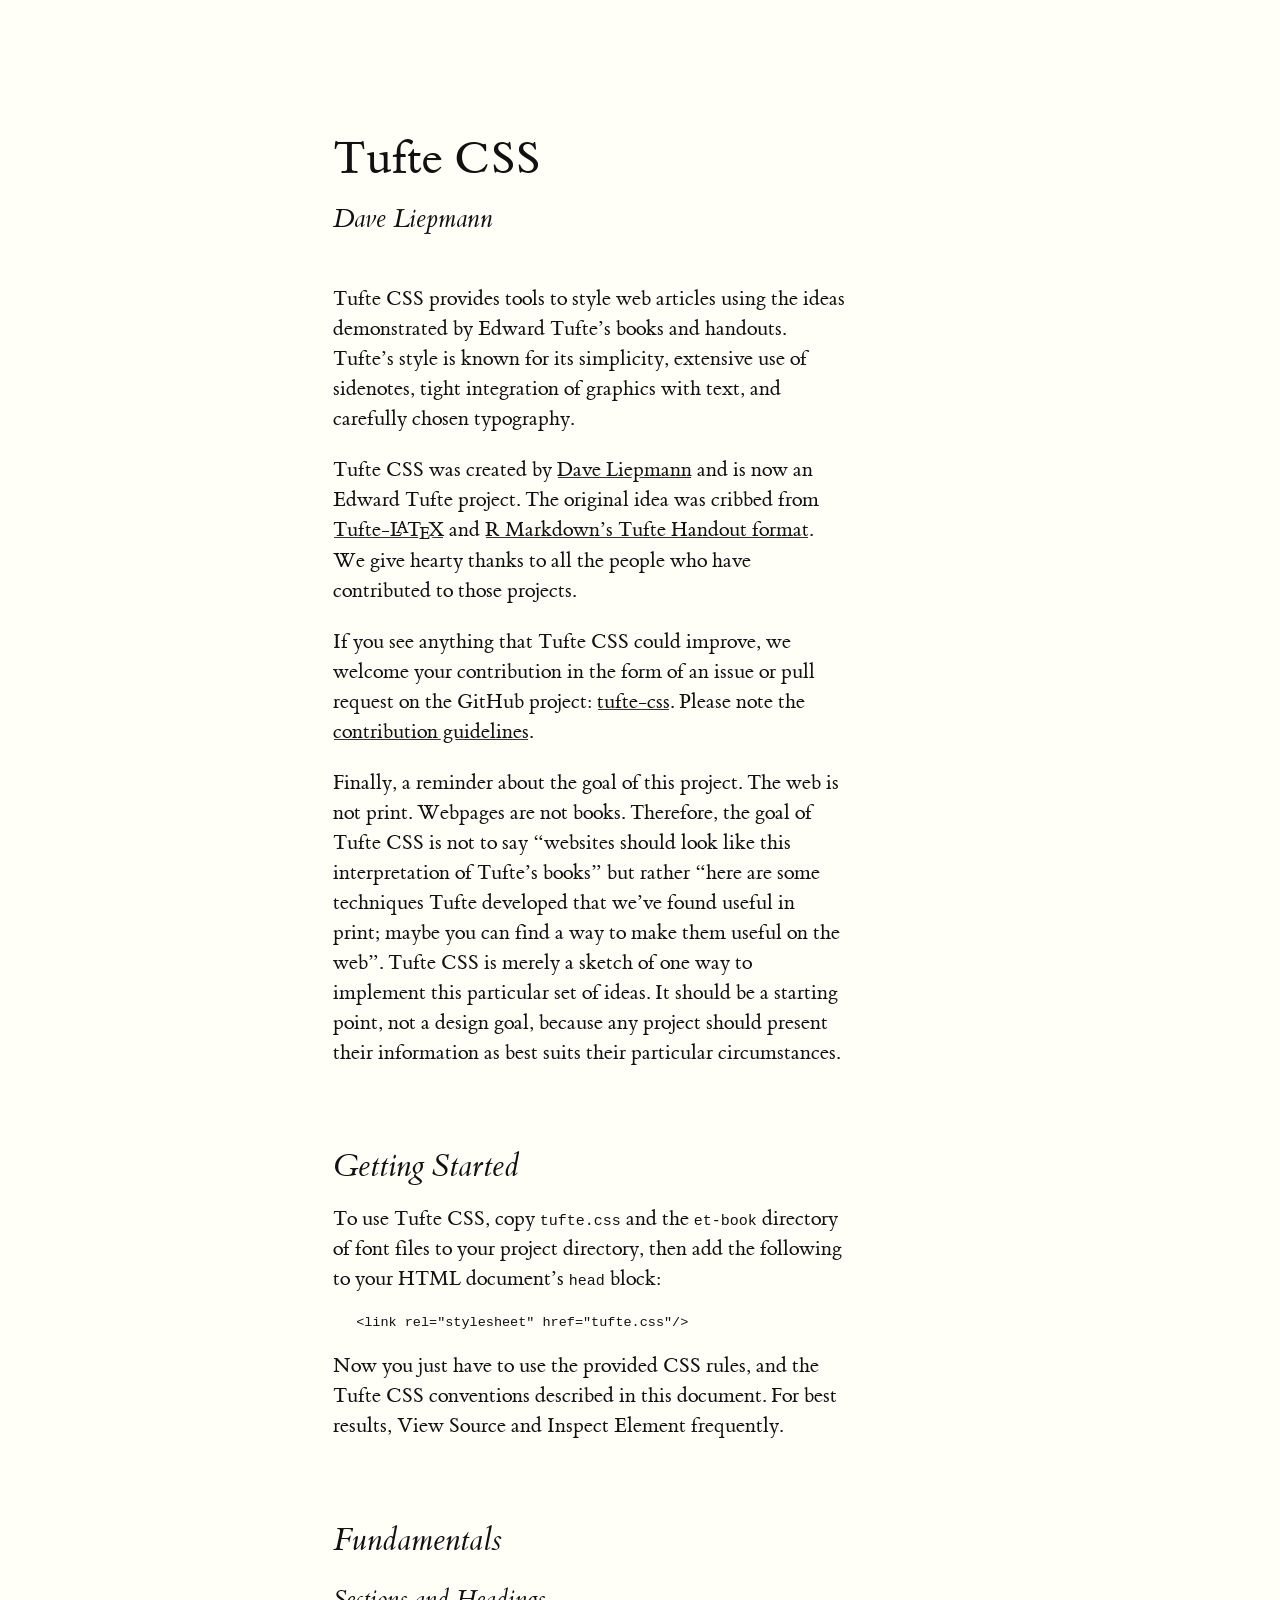
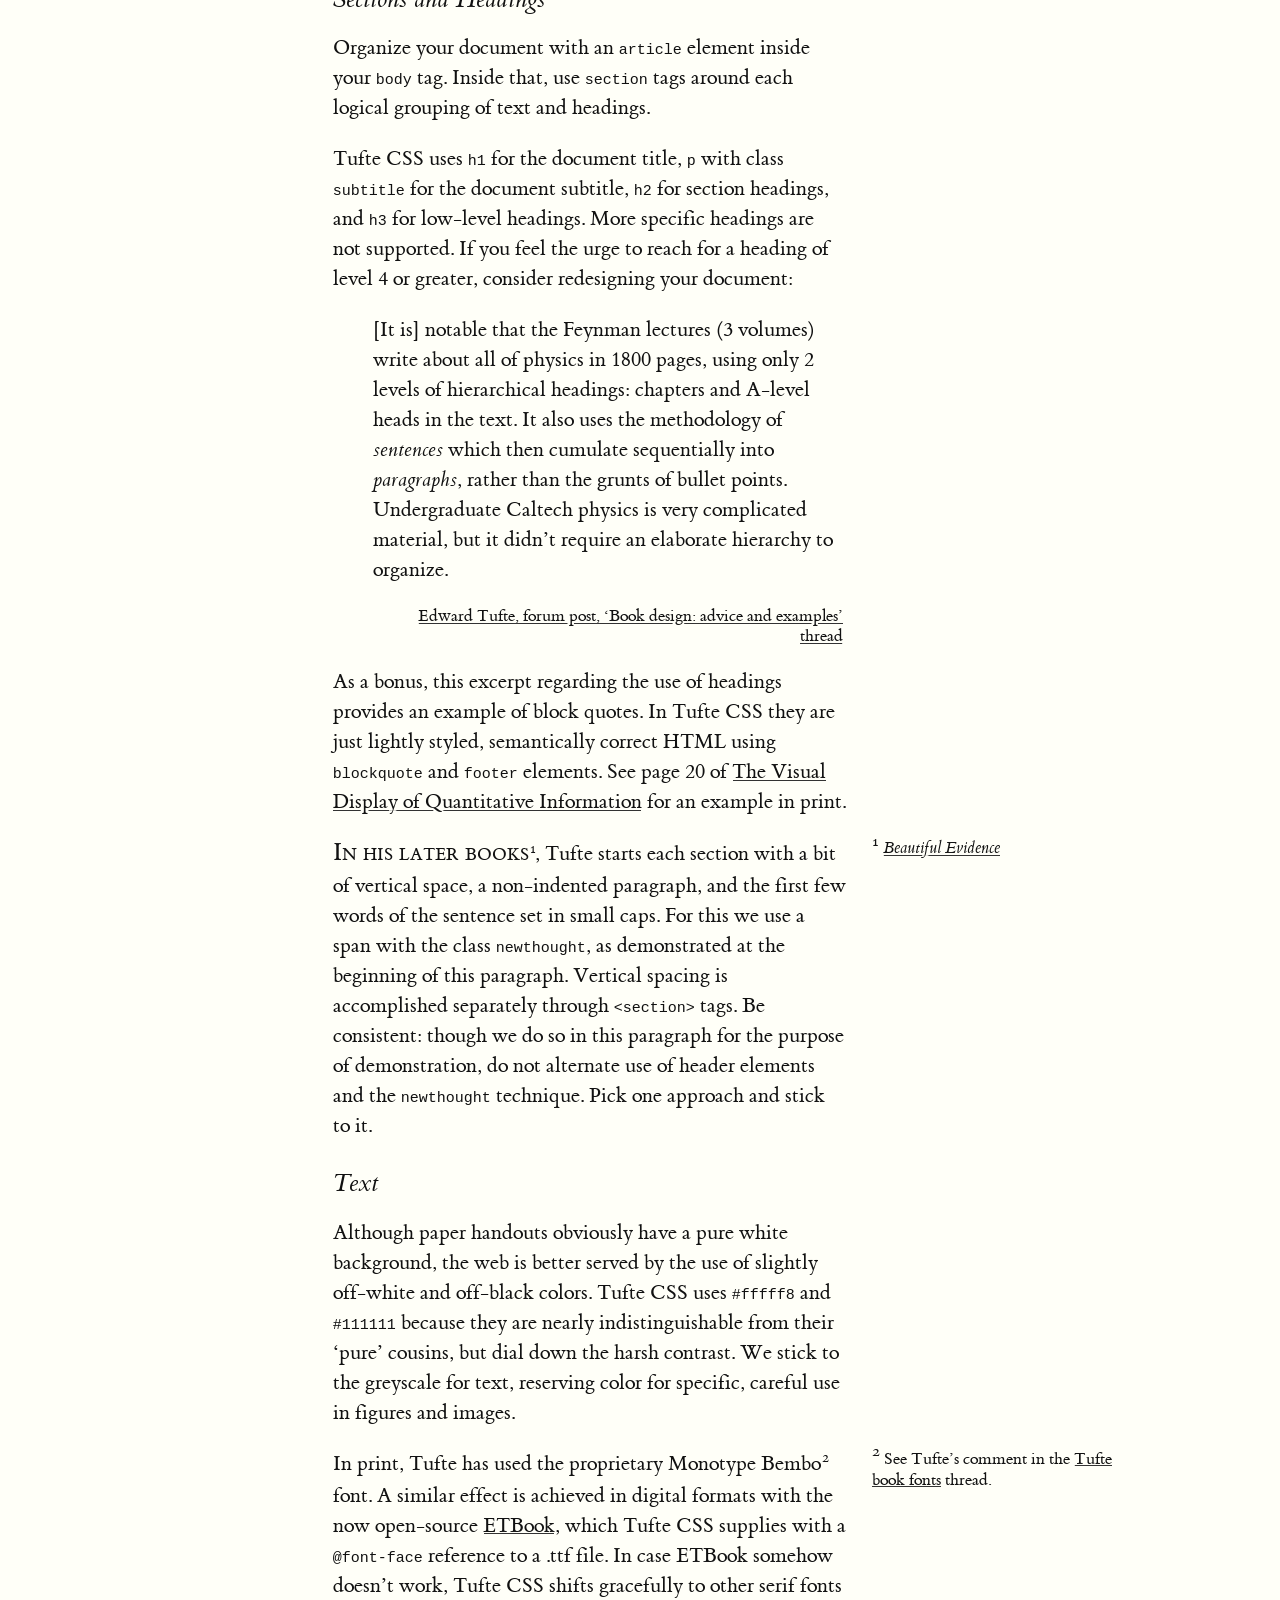
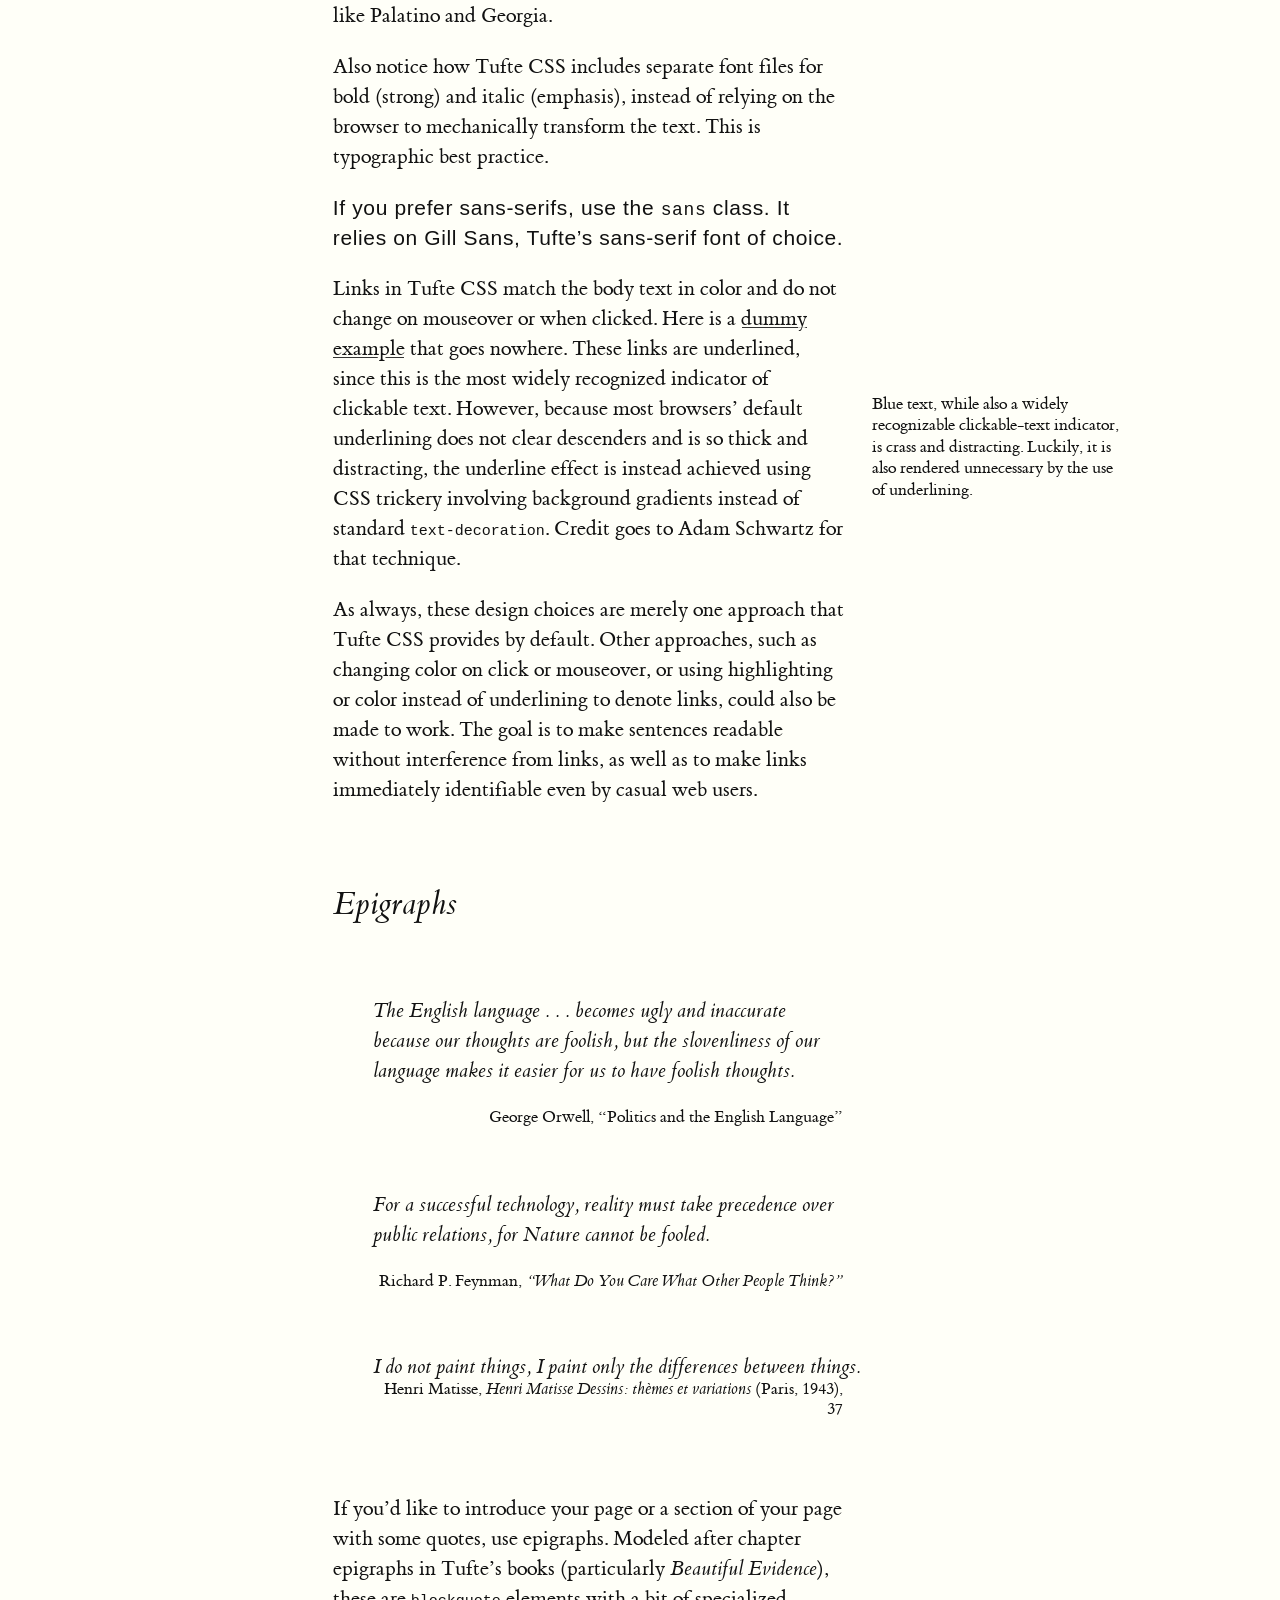
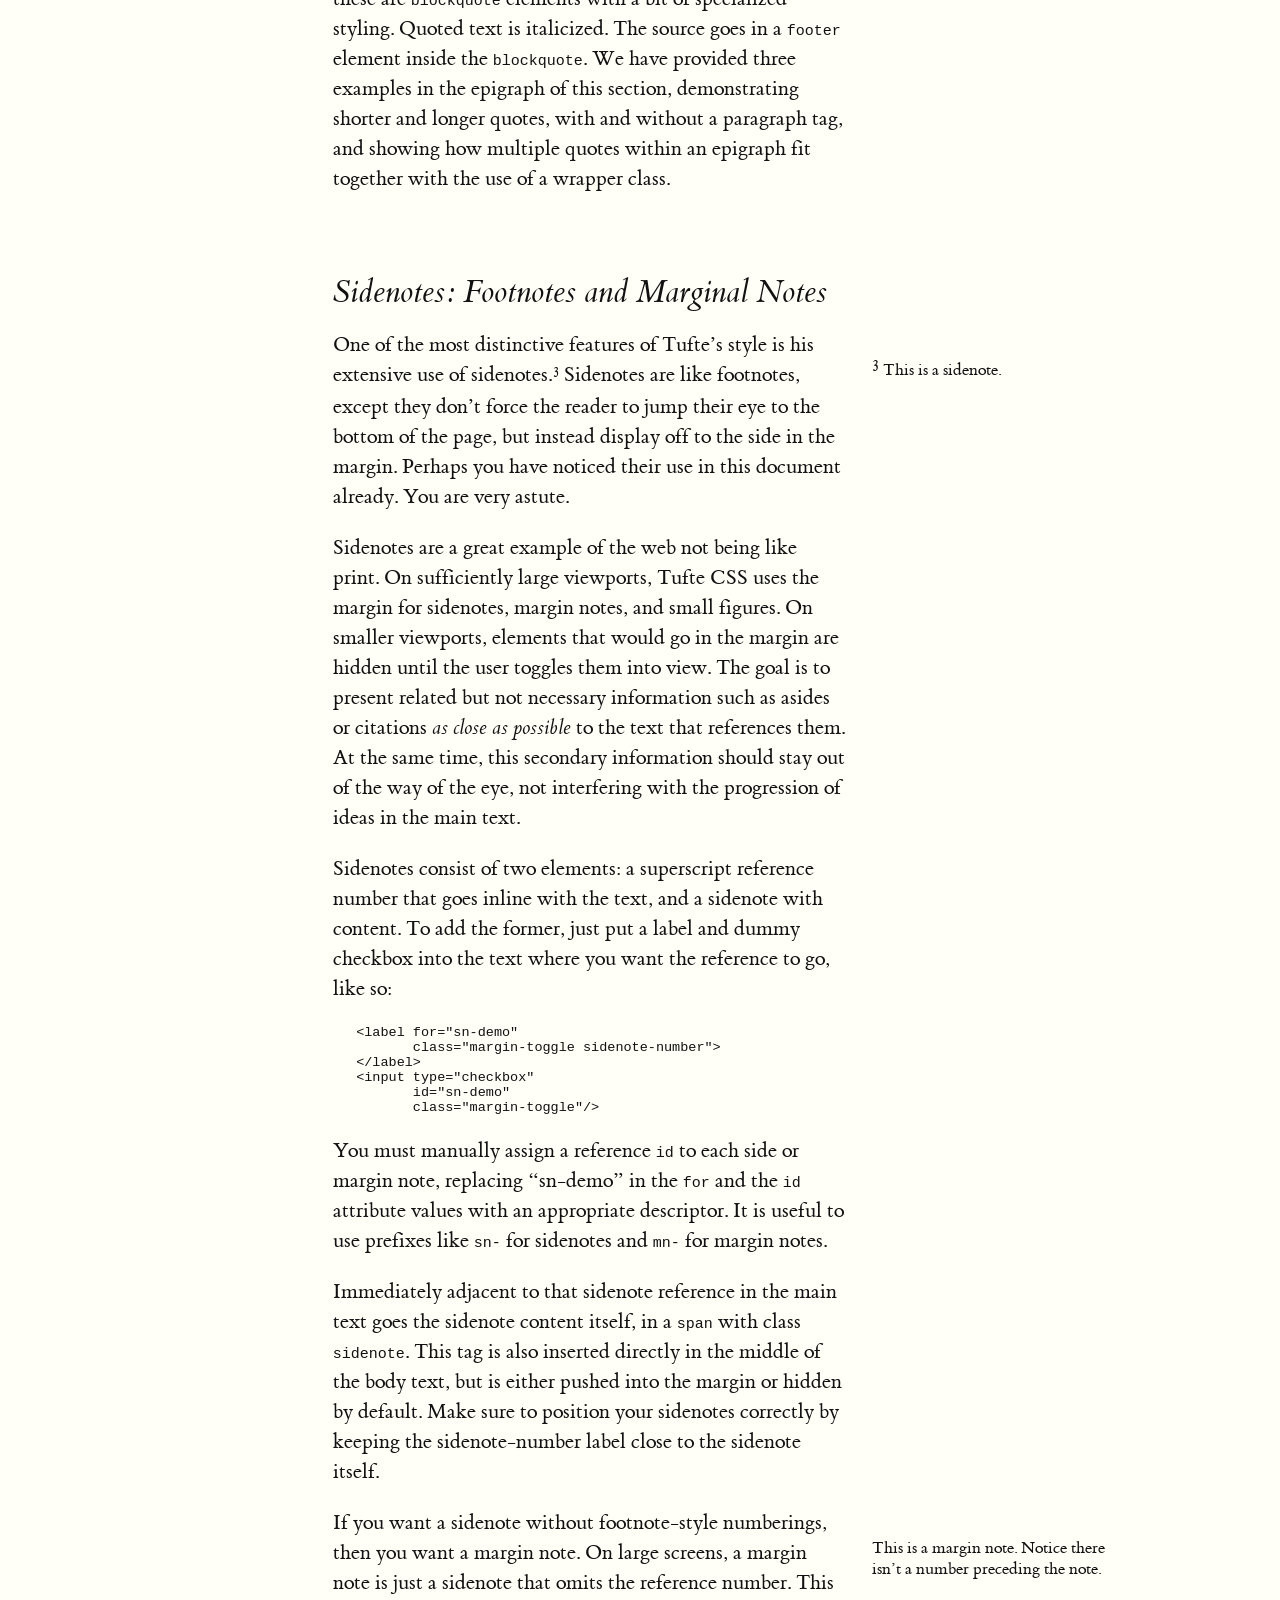
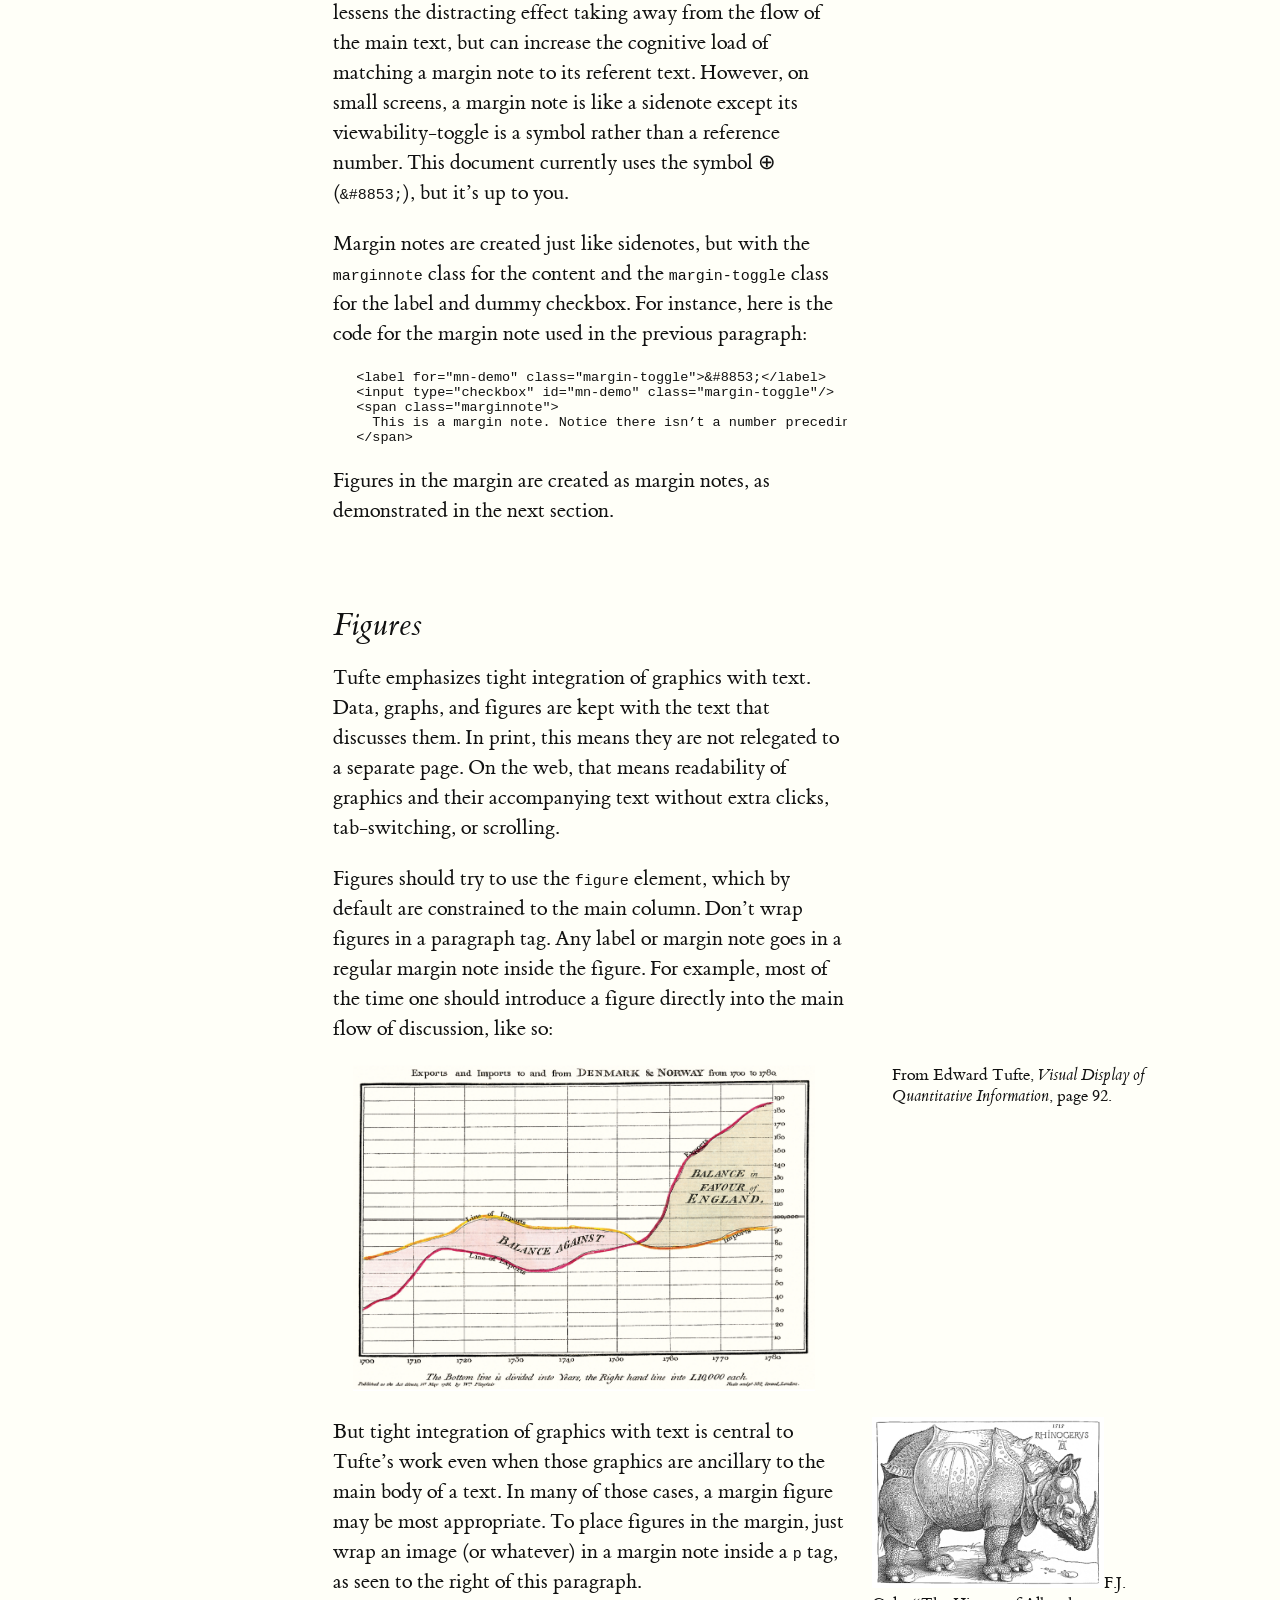
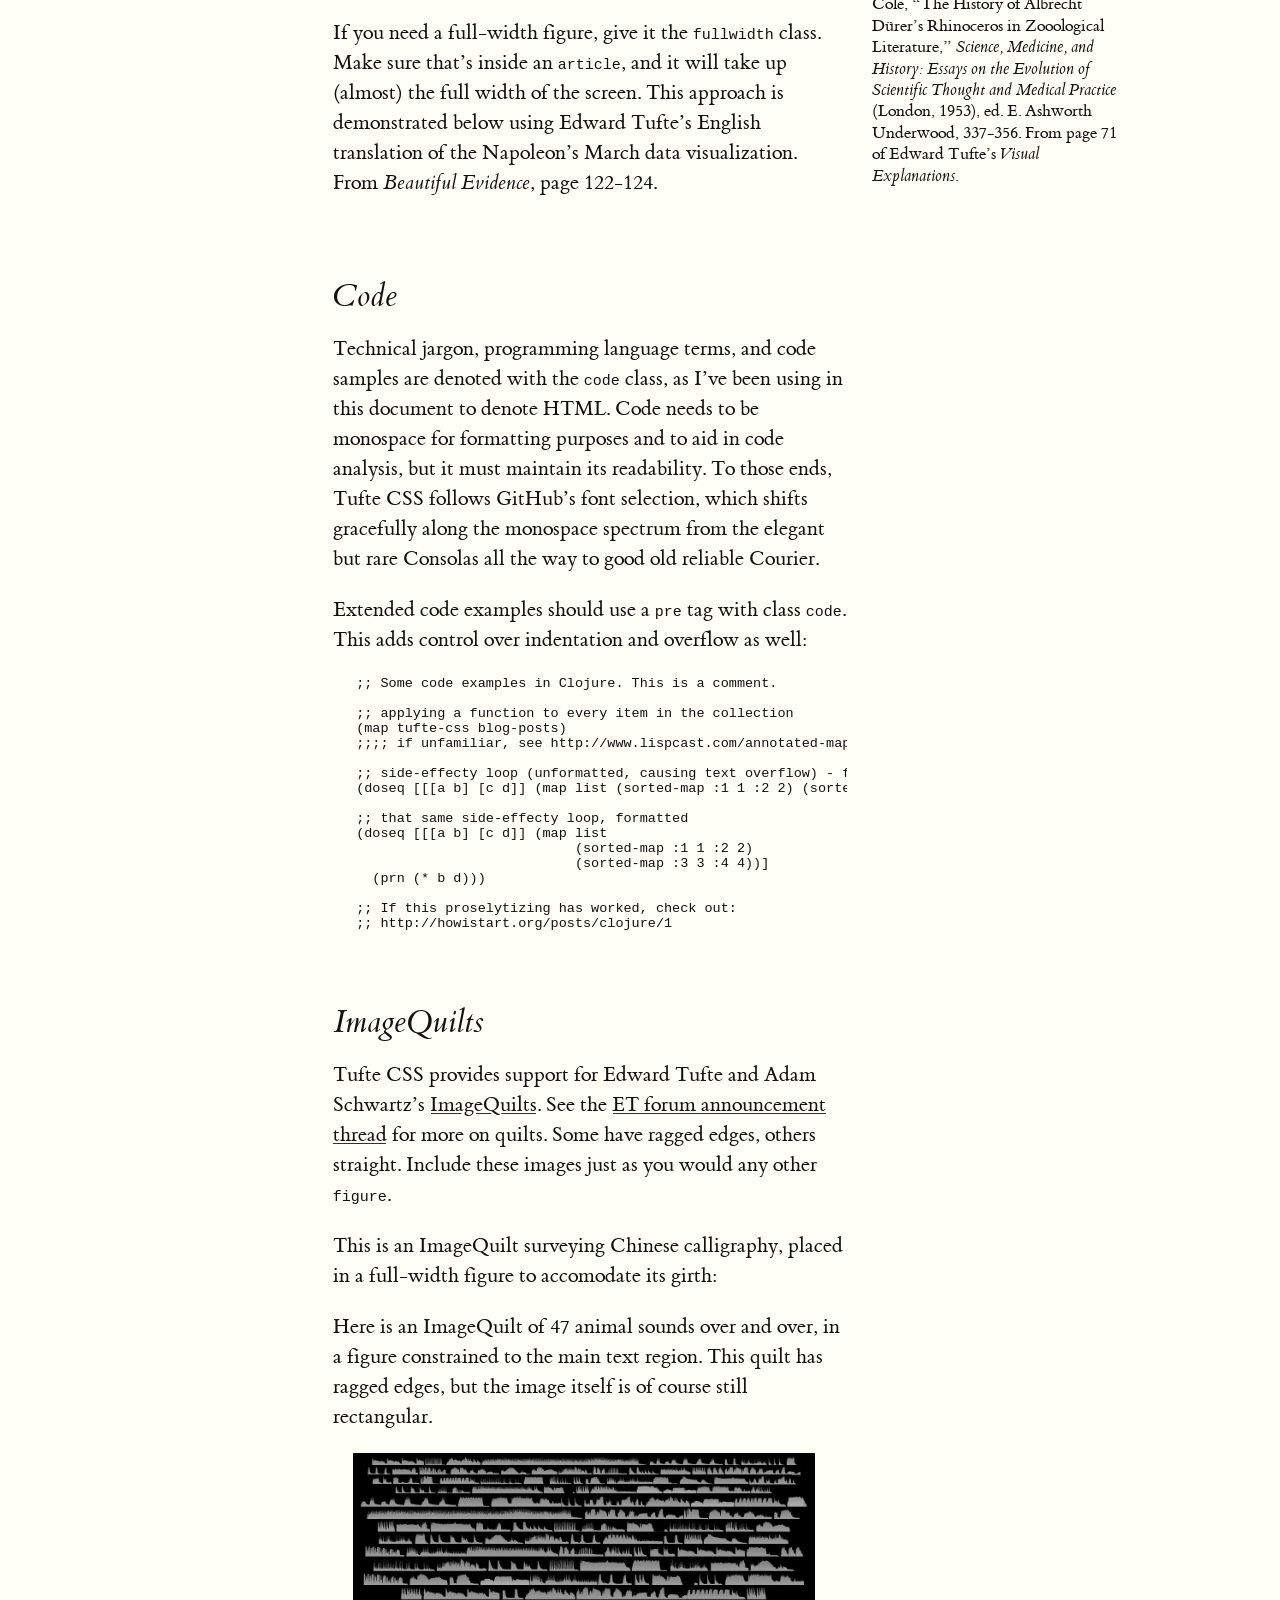
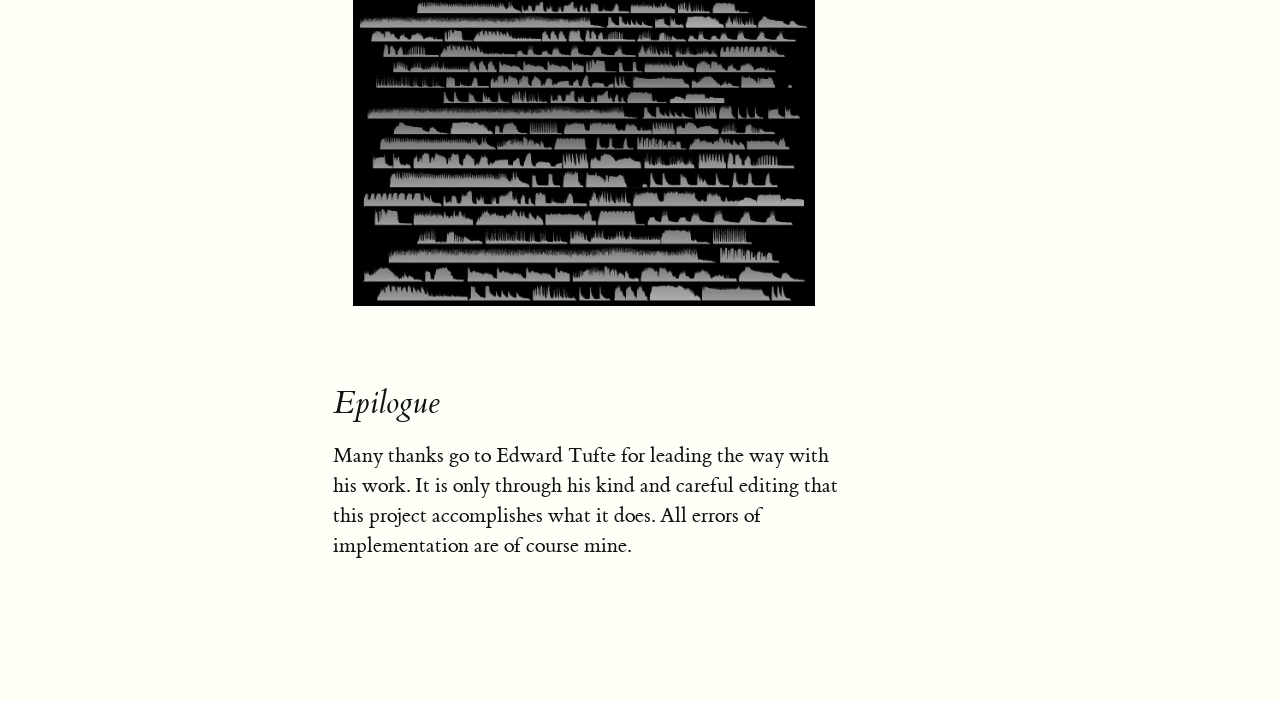
<file: Data/Documents/tufte-css-gh-pages/index.html>
<!DOCTYPE html>
<html lang="en">
  <head>
    <meta charset="utf-8"/>
    <title>Tufte CSS</title>
    <link rel="stylesheet" href="tufte.css"/>
    <link rel="stylesheet" href="latex.css"/>
    <meta name="viewport" content="width=device-width, initial-scale=1">
  </head>

  <body>
    <article>
      <h1 id="tufte-css">Tufte CSS</h1>
      <p class="subtitle">Dave Liepmann</p>
      <section>
        <p>Tufte CSS provides tools to style web articles using the ideas demonstrated by Edward Tufte’s books and handouts. Tufte’s style is known for its simplicity, extensive use of sidenotes, tight integration of graphics with text, and carefully chosen typography.</p>
        <p>Tufte CSS was created by <a href="http://www.daveliepmann.com">Dave Liepmann</a> and is now an Edward Tufte project. The original idea was cribbed from <a href="https://tufte-latex.github.io/tufte-latex/">Tufte-<span class="latex">L<span class="latex-sup">a</span>T<span class="latex-sub">e</span>X</span></a> and <a href="http://rmarkdown.rstudio.com/tufte_handout_format.html">R Markdown’s Tufte Handout format</a>. We give hearty thanks to all the people who have contributed to those projects.</p>
        <p>If you see anything that Tufte CSS could improve, we welcome your contribution in the form of an issue or pull request on the GitHub project: <a href="https://github.com/edwardtufte/tufte-css">tufte-css</a>. Please note the <a href="https://github.com/edwardtufte/tufte-css#contributing">contribution guidelines</a>.</p>
        <p>Finally, a reminder about the goal of this project. The web is not print. Webpages are not books. Therefore, the goal of Tufte CSS is not to say “websites should look like this interpretation of Tufte’s books” but rather “here are some techniques Tufte developed that we’ve found useful in print; maybe you can find a way to make them useful on the web”. Tufte CSS is merely a sketch of one way to implement this particular set of ideas. It should be a starting point, not a design goal, because any project should present their information as best suits their particular circumstances.</p>
      </section>

      <section>
        <h2 id="getting-started">Getting Started</h2>
        <p>To use Tufte CSS, copy <code>tufte.css</code> and the <code>et-book</code> directory of font files to your project directory, then add the following to your HTML document’s <code>head</code> block:</p>

        <pre class="code">&lt;link rel="stylesheet" href="tufte.css"/&gt;</pre>

        <p>Now you just have to use the provided CSS rules, and the Tufte CSS conventions described in this document. For best results, View Source and Inspect Element frequently.</p>
      </section>

      <section>
        <h2 id="fundamentals">Fundamentals</h2>
        <h3 id="fundamentals--sections-and-headers">Sections and Headings</h3>
        <p>Organize your document with an <code>article</code> element inside your <code>body</code> tag. Inside that, use <code>section</code> tags around each logical grouping of text and headings.</p>
        <p>Tufte CSS uses <code>h1</code> for the document title, <code>p</code> with class <code>subtitle</code> for the document subtitle, <code>h2</code> for section headings, and <code>h3</code> for low-level headings. More specific headings are not supported. If you feel the urge to reach for a heading of level 4 or greater, consider redesigning your document:</p>
        <blockquote cite="http://www.edwardtufte.com/bboard/q-and-a-fetch-msg?msg_id=0000hB">
          <p>[It is] notable that the Feynman lectures (3 volumes) write about all of physics in 1800 pages, using only 2 levels of hierarchical headings: chapters and A-level heads in the text. It also uses the methodology of <em>sentences</em> which then cumulate sequentially into <em>paragraphs</em>, rather than the grunts of bullet points. Undergraduate Caltech physics is very complicated material, but it didn’t require an elaborate hierarchy to organize.</p>
          <footer><a href="http://www.edwardtufte.com/bboard/q-and-a-fetch-msg?msg_id=0000hB">Edward Tufte, forum post, ‘Book design: advice and examples’ thread</a></footer>
        </blockquote>
        <p>As a bonus, this excerpt regarding the use of headings provides an example of block quotes. In Tufte CSS they are just lightly styled, semantically correct HTML using <code>blockquote</code> and <code>footer</code> elements. See page 20 of <a href="https://www.edwardtufte.com/tufte/books_vdqi">The Visual Display of Quantitative Information</a> for an example in print.</p>
        <p><span class="newthought">In his later books<label for="sn-in-his-later-books" class="margin-toggle sidenote-number"></label></span><input type="checkbox" id="sn-in-his-later-books" class="margin-toggle"/><span class="sidenote"><a href="http://www.edwardtufte.com/tufte/books_be"><em>Beautiful Evidence</em></a></span>, Tufte starts each section with a bit of vertical space, a non-indented paragraph, and the first few words of the sentence set in small caps. For this we use a span with the class <code>newthought</code>, as demonstrated at the beginning of this paragraph. Vertical spacing is accomplished separately through <code>&lt;section&gt;</code> tags. Be consistent: though we do so in this paragraph for the purpose of demonstration, do not alternate use of header elements and the <code>newthought</code> technique. Pick one approach and stick to it.</p>

        <h3 id="fundamentals--text">Text</h3>
        <p>Although paper handouts obviously have a pure white background, the web is better served by the use of slightly off-white and off-black colors. Tufte CSS uses <code>#fffff8</code> and <code>#111111</code> because they are nearly indistinguishable from their ‘pure’ cousins, but dial down the harsh contrast. We stick to the greyscale for text, reserving color for specific, careful use in figures and images.</p>
        <p>In print, Tufte has used the proprietary Monotype Bembo<label for="sn-proprietary-monotype-bembo" class="margin-toggle sidenote-number"></label><input type="checkbox" id="sn-proprietary-monotype-bembo" class="margin-toggle"/><span class="sidenote">See Tufte’s comment in the <a href="http://www.edwardtufte.com/bboard/q-and-a-fetch-msg?msg_id=0000Vt">Tufte book fonts</a> thread.</span> font. A similar effect is achieved in digital formats with the now open-source <a href="https://github.com/edwardtufte/et-book">ETBook</a>, which Tufte CSS supplies with a <code>@font-face</code> reference to a .ttf file. In case ETBook somehow doesn’t work, Tufte CSS shifts gracefully to other serif fonts like Palatino and Georgia.</p>
        <p>Also notice how Tufte CSS includes separate font files for bold (strong) and italic (emphasis), instead of relying on the browser to mechanically transform the text. This is typographic best practice.</p>
        <p class="sans">If you prefer sans-serifs, use the <code>sans</code> class. It relies on Gill Sans, Tufte’s sans-serif font of choice.</p>
        <p>Links in Tufte CSS match the body text in color and do not change on mouseover or when clicked. Here is a <a href="#">dummy example</a> that goes nowhere. These links are underlined, since this is the most widely recognized indicator of clickable text. <label for="mn-blue-links" class="margin-toggle">&#8853;</label><input type="checkbox" id="mn-blue-links" class="margin-toggle"/><span class="marginnote">Blue text, while also a widely recognizable clickable-text indicator, is crass and distracting. Luckily, it is also rendered unnecessary by the use of underlining.</span> However, because most browsers’ default underlining does not clear descenders and is so thick and distracting, the underline effect is instead achieved using CSS trickery involving background gradients instead of standard <code>text-decoration</code>. Credit goes to Adam Schwartz for that technique.</p>
        <p>As always, these design choices are merely one approach that Tufte CSS provides by default. Other approaches, such as changing color on click or mouseover, or using highlighting or color instead of underlining to denote links, could also be made to work. The goal is to make sentences readable without interference from links, as well as to make links immediately identifiable even by casual web users.</p>
      </section>

      <section>
        <h2 id="epigraphs">Epigraphs</h2>
        <div class="epigraph">
          <blockquote>
            <p>The English language . . . becomes ugly and inaccurate because our thoughts are foolish, but the slovenliness of our language makes it easier for us to have foolish thoughts.</p>
            <footer>George Orwell, “Politics and the English Language”</footer>
          </blockquote>
          <blockquote>
            <p>For a successful technology, reality must take precedence over public relations, for Nature cannot be fooled.</p>
            <footer>Richard P. Feynman, <cite>“What Do You Care What Other People Think?”</cite></footer>
          </blockquote>
          <blockquote>I do not paint things, I paint only the differences between things.<footer>Henri Matisse, <cite>Henri Matisse Dessins: thèmes et variations</cite> (Paris, 1943), 37</footer></blockquote>
        </div>
        <p>If you’d like to introduce your page or a section of your page with some quotes, use epigraphs. Modeled after chapter epigraphs in Tufte’s books (particularly <em>Beautiful Evidence</em>), these are <code>blockquote</code> elements with a bit of specialized styling. Quoted text is italicized. The source goes in a <code>footer</code> element inside the <code>blockquote</code>. We have provided three examples in the epigraph of this section, demonstrating shorter and longer quotes, with and without a paragraph tag, and showing how multiple quotes within an epigraph fit together with the use of a wrapper class.</p>
      </section>

      <section>
        <h2 id="sidenotes">Sidenotes: Footnotes and Marginal Notes</h2>
        <p>One of the most distinctive features of Tufte’s style is his extensive use of sidenotes.<label for="sn-extensive-use-of-sidenotes" class="margin-toggle sidenote-number"></label><input type="checkbox" id="sn-extensive-use-of-sidenotes" class="margin-toggle"/><span class="sidenote">This is a sidenote.</span> Sidenotes are like footnotes, except they don’t force the reader to jump their eye to the bottom of the page, but instead display off to the side in the margin. Perhaps you have noticed their use in this document already. You are very astute.</p>
        <p>Sidenotes are a great example of the web not being like print. On sufficiently large viewports, Tufte CSS uses the margin for sidenotes, margin notes, and small figures. On smaller viewports, elements that would go in the margin are hidden until the user toggles them into view. The goal is to present related but not necessary information such as asides or citations <em>as close as possible</em> to the text that references them. At the same time, this secondary information should stay out of the way of the eye, not interfering with the progression of ideas in the main text.</p>
        <p>Sidenotes consist of two elements: a superscript reference number that goes inline with the text, and a sidenote with content. To add the former, just put a label and dummy checkbox into the text where you want the reference to go, like so:</p>
        <pre class="code">
&lt;label for="sn-demo"
       class="margin-toggle sidenote-number"&gt;
&lt;/label&gt;
&lt;input type="checkbox"
       id="sn-demo"
       class="margin-toggle"/&gt;</pre>
        <p>You must manually assign a reference <code>id</code> to each side or margin note, replacing “sn-demo” in the <code>for</code> and the <code>id</code> attribute values with an appropriate descriptor. It is useful to use prefixes like <code>sn-</code> for sidenotes and <code>mn-</code> for margin notes.</p>
        <p>Immediately adjacent to that sidenote reference in the main text goes the sidenote content itself, in a <code>span</code> with class <code>sidenote</code>. This tag is also inserted directly in the middle of the body text, but is either pushed into the margin or hidden by default. Make sure to position your sidenotes correctly by keeping the sidenote-number label close to the sidenote itself.</p>
        <p>If you want a sidenote without footnote-style numberings, then you want a margin note.
          <label for="mn-demo" class="margin-toggle">&#8853;</label>
          <input type="checkbox" id="mn-demo" class="margin-toggle"/>
          <span class="marginnote">
            This is a margin note. Notice there isn’t a number preceding the note.
          </span> On large screens, a margin note is just a sidenote that omits the reference number. This lessens the distracting effect taking away from the flow of the main text, but can increase the cognitive load of matching a margin note to its referent text. However, on small screens, a margin note is like a sidenote except its viewability-toggle is a symbol rather than a reference number. This document currently uses the symbol &#8853; (<code>&amp;#8853;</code>), but it’s up to you.</p>
        <p>Margin notes are created just like sidenotes, but with the <code>marginnote</code> class for the content and the <code>margin-toggle</code> class for the label and dummy checkbox. For instance, here is the code for the margin note used in the previous paragraph:</p>
        <pre class="code">
&lt;label for="mn-demo" class="margin-toggle"&gt;&amp;#8853;&lt;/label&gt;
&lt;input type="checkbox" id="mn-demo" class="margin-toggle"/&gt;
&lt;span class="marginnote"&gt;
  This is a margin note. Notice there isn’t a number preceding the note.
&lt;/span&gt;</pre>
        <p>Figures in the margin are created as margin notes, as demonstrated in the next section.</p>
      </section>

      <section>
        <h2 id="figures">Figures</h2>
        <p>Tufte emphasizes tight integration of graphics with text. Data, graphs, and figures are kept with the text that discusses them. In print, this means they are not relegated to a separate page. On the web, that means readability of graphics and their accompanying text without extra clicks, tab-switching, or scrolling.</p>
        <p>Figures should try to use the <code>figure</code> element, which by default are constrained to the main column. Don’t wrap figures in a paragraph tag. Any label or margin note goes in a regular margin note inside the figure. For example, most of the time one should introduce a figure directly into the main flow of discussion, like so:</p>
        <figure>
          <label for="mn-exports-imports" class="margin-toggle">&#8853;</label><input type="checkbox" id="mn-exports-imports" class="margin-toggle"/><span class="marginnote">From Edward Tufte, <em>Visual Display of Quantitative Information</em>, page 92.</span>
          <img src="img/exports-imports.png" alt="Exports and Imports to and from Denmark & Norway from 1700 to 1780" />
        </figure>

        <p><label for="mn-figure-1" class="margin-toggle">&#8853;</label><input type="checkbox" id="mn-figure-1" class="margin-toggle"/><span class="marginnote"><img src="img/rhino.png" alt="Image of a Rhinoceros"/>F.J. Cole, “The History of Albrecht Dürer’s Rhinoceros in Zooological Literature,” <em>Science, Medicine, and History: Essays on the Evolution of Scientific Thought and Medical Practice</em> (London, 1953), ed. E. Ashworth Underwood, 337-356. From page 71 of Edward Tufte’s <em>Visual Explanations</em>.</span> But tight integration of graphics with text is central to Tufte’s work even when those graphics are ancillary to the main body of a text. In many of those cases, a margin figure may be most appropriate. To place figures in the margin, just wrap an image (or whatever) in a margin note inside a <code>p</code> tag, as seen to the right of this paragraph.</p>
        <p>If you need a full-width figure, give it the <code>fullwidth</code> class. Make sure that’s inside an <code>article</code>, and it will take up (almost) the full width of the screen. This approach is demonstrated below using Edward Tufte’s English translation of the Napoleon’s March data visualization. From <em>Beautiful Evidence</em>, page 122-124.</p>
        
      </section>

      <section>
        <h2 id="code">Code</h2>
        <p>Technical jargon, programming language terms, and code samples are denoted with the <code>code</code> class, as I’ve been using in this document to denote HTML. Code needs to be monospace for formatting purposes and to aid in code analysis, but it must maintain its readability. To those ends, Tufte CSS follows GitHub’s font selection, which shifts gracefully along the monospace spectrum from the elegant but rare Consolas all the way to good old reliable Courier.</p>
        <p>Extended code examples should use a <code>pre</code> tag with class <code>code</code>. This adds control over indentation and overflow as well:</p>
        <pre class="code">;; Some code examples in Clojure. This is a comment.

;; applying a function to every item in the collection
(map tufte-css blog-posts)
;;;; if unfamiliar, see http://www.lispcast.com/annotated-map

;; side-effecty loop (unformatted, causing text overflow) - from https://clojuredocs.org/clojure.core/doseq
(doseq [[[a b] [c d]] (map list (sorted-map :1 1 :2 2) (sorted-map :3 3 :4 4))] (prn (* b d)))

;; that same side-effecty loop, formatted
(doseq [[[a b] [c d]] (map list
                           (sorted-map :1 1 :2 2)
                           (sorted-map :3 3 :4 4))]
  (prn (* b d)))

;; If this proselytizing has worked, check out:
;; http://howistart.org/posts/clojure/1</pre>
      </section>

      <section>
        <h2 id="imagequilts">ImageQuilts</h2>
        <p>Tufte CSS provides support for Edward Tufte and Adam Schwartz’s <a href="http://imagequilts.com/">ImageQuilts</a>. See the <a href="http://www.edwardtufte.com/bboard/q-and-a-fetch-msg?msg_id=0003wk">ET forum announcement thread</a> for more on quilts. Some have ragged edges, others straight. Include these images just as you would any other <code>figure</code>.</p>
        <p>This is an ImageQuilt surveying Chinese calligraphy, placed in a full-width figure to accomodate its girth:</p>

        <p>Here is an ImageQuilt of 47 animal sounds over and over, in a figure constrained to the main text region. This quilt has ragged edges, but the image itself is of course still rectangular.</p>
        <figure><img src="img/imagequilt-animal-sounds.png" alt="Image of animal sounds"/></figure>
      </section>

      <section>
        <h2 id="epilogue">Epilogue</h2>
        <p>Many thanks go to Edward Tufte for leading the way with his work. It is only through his kind and careful editing that this project accomplishes what it does. All errors of implementation are of course mine.</p>
      </section>
    </article>
  </body>
</html>
</file>
<file: Data/Documents/tufte-css-gh-pages/tufte.css>
@charset "UTF-8";

/* Import ET Book styles
   adapted from https://github.com/edwardtufte/et-book/blob/gh-pages/et-book.css */

@font-face { font-family: "et-book";
             src: url("et-book/et-book-roman-line-figures/et-book-roman-line-figures.eot");
             src: url("et-book/et-book-roman-line-figures/et-book-roman-line-figures.eot?#iefix") format("embedded-opentype"), url("et-book/et-book-roman-line-figures/et-book-roman-line-figures.woff") format("woff"), url("et-book/et-book-roman-line-figures/et-book-roman-line-figures.ttf") format("truetype"), url("et-book/et-book-roman-line-figures/et-book-roman-line-figures.svg#etbookromanosf") format("svg");
             font-weight: normal;
             font-style: normal; }

@font-face { font-family: "et-book";
             src: url("et-book/et-book-display-italic-old-style-figures/et-book-display-italic-old-style-figures.eot");
             src: url("et-book/et-book-display-italic-old-style-figures/et-book-display-italic-old-style-figures.eot?#iefix") format("embedded-opentype"), url("et-book/et-book-display-italic-old-style-figures/et-book-display-italic-old-style-figures.woff") format("woff"), url("et-book/et-book-display-italic-old-style-figures/et-book-display-italic-old-style-figures.ttf") format("truetype"), url("et-book/et-book-display-italic-old-style-figures/et-book-display-italic-old-style-figures.svg#etbookromanosf") format("svg");
             font-weight: normal;
             font-style: italic; }

@font-face { font-family: "et-book";
             src: url("et-book/et-book-bold-line-figures/et-book-bold-line-figures.eot");
             src: url("et-book/et-book-bold-line-figures/et-book-bold-line-figures.eot?#iefix") format("embedded-opentype"), url("et-book/et-book-bold-line-figures/et-book-bold-line-figures.woff") format("woff"), url("et-book/et-book-bold-line-figures/et-book-bold-line-figures.ttf") format("truetype"), url("et-book/et-book-bold-line-figures/et-book-bold-line-figures.svg#etbookromanosf") format("svg");
             font-weight: bold;
             font-style: normal; }

@font-face { font-family: "et-book-roman-old-style";
             src: url("et-book/et-book-roman-old-style-figures/et-book-roman-old-style-figures.eot");
             src: url("et-book/et-book-roman-old-style-figures/et-book-roman-old-style-figures.eot?#iefix") format("embedded-opentype"), url("et-book/et-book-roman-old-style-figures/et-book-roman-old-style-figures.woff") format("woff"), url("et-book/et-book-roman-old-style-figures/et-book-roman-old-style-figures.ttf") format("truetype"), url("et-book/et-book-roman-old-style-figures/et-book-roman-old-style-figures.svg#etbookromanosf") format("svg");
             font-weight: normal;
             font-style: normal; }

/* Tufte CSS styles */
html { font-size: 15px;
       width: 100%;
       margin:auto;}
/* Width = 87.5% for default
margin-left: auto;
margin-right: auto;
padding-left: 30%;*/
body { width: 73%;
       font-family: et-book, Palatino, "Palatino Linotype", "Palatino LT STD", "Book Antiqua", Georgia, serif;
       background-color: #fffff8;
       color: #111;
       max-width: 1400;
       counter-reset: sidenote-counter;
       margin: auto;
       padding-left: 25%}

h1 { font-weight: 400;
     margin-top: 4rem;
     margin-bottom: 1.5rem;
     font-size: 3.2rem;
     line-height: 1; }

h2 { font-style: italic;
     font-weight: 400;
     margin-top: 2.1rem;
     margin-bottom: 0;
     font-size: 2.2rem;
     line-height: 1; }

h3 { font-style: italic;
     font-weight: 400;
     font-size: 1.7rem;
     margin-top: 2rem;
     margin-bottom: 0;
     line-height: 1; }

hr { display: block;
     height: 1px;
     width: 55%;
     border: 0;
     border-top: 1px solid #ccc;
     margin: 1em 0;
     padding: 0; }

p.subtitle { font-style: italic;
             margin-top: 1rem;
             margin-bottom: 1rem;
             font-size: 1.8rem;
             display: block;
             line-height: 1; }

.numeral { font-family: et-book-roman-old-style; }

.danger { color: red; }

article { position: relative;
          padding: 5rem 0rem; }

section { padding-top: 1rem;
          padding-bottom: 1rem; }

p, ol, ul { font-size: 1.4rem; }

p { line-height: 2rem;
    margin-top: 1.4rem;
    margin-bottom: 1.4rem;
    padding-right: 0;
    vertical-align: baseline; }

/* Chapter Epigraphs */
div.epigraph { margin: 5em 0; }

div.epigraph > blockquote { margin-top: 3em;
                            margin-bottom: 3em; }

div.epigraph > blockquote, div.epigraph > blockquote > p { font-style: italic; }

div.epigraph > blockquote > footer { font-style: normal; }

div.epigraph > blockquote > footer > cite { font-style: italic; }
/* end chapter epigraphs styles */

blockquote { font-size: 1.4rem; }

blockquote p { width: 55%;
               margin-right: 40px; }

blockquote footer { width: 55%;
                    font-size: 1.1rem;
                    text-align: right; }

section>ol, section>ul { width: 45%;
                         -webkit-padding-start: 5%;
                         -webkit-padding-end: 5%; }

li { padding: 0.5rem 0; }

figure { padding: 0;
         border: 0;
         font-size: 100%;
         font: inherit;
         vertical-align: baseline;
         max-width: 55%;
         -webkit-margin-start: 0;
         -webkit-margin-end: 0;
          margin-right: 20px;
          margin-left: 20px;}

figcaption { float: right;
             clear: right;
             margin-top: 0;
             margin-bottom: 0;
             font-size: 1.1rem;
             line-height: 1.6;
             vertical-align: baseline;
             position: relative;
             max-width: 40%; }

figure.fullwidth figcaption { margin-right: 24%; }

/* Links: replicate underline that clears descenders */
a:link, a:visited { color: inherit; }

a:link { text-decoration: none;
         background: -webkit-linear-gradient(#fffff8, #fffff8), -webkit-linear-gradient(#fffff8, #fffff8), -webkit-linear-gradient(#333, #333);
         background: linear-gradient(#fffff8, #fffff8), linear-gradient(#fffff8, #fffff8), linear-gradient(#333, #333);
         -webkit-background-size: 0.05em 1px, 0.05em 1px, 1px 1px;
         -moz-background-size: 0.05em 1px, 0.05em 1px, 1px 1px;
         background-size: 0.05em 1px, 0.05em 1px, 1px 1px;
         background-repeat: no-repeat, no-repeat, repeat-x;
         text-shadow: 0.03em 0 #fffff8, -0.03em 0 #fffff8, 0 0.03em #fffff8, 0 -0.03em #fffff8, 0.06em 0 #fffff8, -0.06em 0 #fffff8, 0.09em 0 #fffff8, -0.09em 0 #fffff8, 0.12em 0 #fffff8, -0.12em 0 #fffff8, 0.15em 0 #fffff8, -0.15em 0 #fffff8;
         background-position: 0% 93%, 100% 93%, 0% 93%; }

@media screen and (-webkit-min-device-pixel-ratio: 0) { a:link { background-position-y: 87%, 87%, 87%; } }

a:link::selection { text-shadow: 0.03em 0 #b4d5fe, -0.03em 0 #b4d5fe, 0 0.03em #b4d5fe, 0 -0.03em #b4d5fe, 0.06em 0 #b4d5fe, -0.06em 0 #b4d5fe, 0.09em 0 #b4d5fe, -0.09em 0 #b4d5fe, 0.12em 0 #b4d5fe, -0.12em 0 #b4d5fe, 0.15em 0 #b4d5fe, -0.15em 0 #b4d5fe;
                    background: #b4d5fe; }

a:link::-moz-selection { text-shadow: 0.03em 0 #b4d5fe, -0.03em 0 #b4d5fe, 0 0.03em #b4d5fe, 0 -0.03em #b4d5fe, 0.06em 0 #b4d5fe, -0.06em 0 #b4d5fe, 0.09em 0 #b4d5fe, -0.09em 0 #b4d5fe, 0.12em 0 #b4d5fe, -0.12em 0 #b4d5fe, 0.15em 0 #b4d5fe, -0.15em 0 #b4d5fe;
                         background: #b4d5fe; }

/* Sidenotes, margin notes, figures, captions */
img { max-width: 90%; }
/* width 50% */
.sidenote, .marginnote { float: right;
                         clear: right;
                         margin-right: -55%;
                         width: 50%;
                         margin-top: 0;
                         margin-bottom: 0;
                         font-size: 1.1rem;
                         line-height: 1.3;
                         vertical-align: baseline;
                         position: relative; }

.sidenote-number { counter-increment: sidenote-counter; }

.sidenote-number:after, .sidenote:before { content: counter(sidenote-counter) " ";
                                           font-family: et-book-roman-old-style;
                                           position: relative;
                                           vertical-align: baseline; }

.sidenote-number:after { content: counter(sidenote-counter);
                         font-size: 1rem;
                         top: -0.5rem;
                         left: 0.1rem; }

.sidenote:before { content: counter(sidenote-counter) " ";
                   top: -0.5rem; }

blockquote .sidenote, blockquote .marginnote { margin-right: -82%;
                                               min-width: 59%;
                                               text-align: left; }

p, footer, table { width: 55%; }

div.fullwidth, table.fullwidth { width: 100%; }

div.table-wrapper { overflow-x: auto;
                    font-family: "Trebuchet MS", "Gill Sans", "Gill Sans MT", sans-serif; }

.sans { font-family: "Gill Sans", "Gill Sans MT", Calibri, sans-serif;
        letter-spacing: .03em; }

code { font-family: Consolas, "Liberation Mono", Menlo, Courier, monospace;
       font-size: 1.0rem;
       line-height: 1.42; }

.sans > code { font-size: 1.2rem; }

h1 > code, h2 > code, h3 > code { font-size: 0.80em; }

.marginnote > code, .sidenote > code { font-size: 1rem; }

pre.code { font-size: 0.9rem;
           width: 52.5%;
           margin-left: 2.5%;
           overflow-x: auto; }

pre.code.fullwidth { width: 90%; }

.fullwidth { max-width: 90%;
             clear:both; }

span.newthought { font-variant: small-caps;
                  font-size: 1.2em; }

input.margin-toggle { display: none; }

label.sidenote-number { display: inline; }

label.margin-toggle:not(.sidenote-number) { display: none; }

@media (max-width: 760px) { body { width: 84%;
                                   padding-left: 8%;
                                   padding-right: 8%; }
                            p, footer { width: 100%; }
                            pre.code { width: 97%; }
                            ul { width: 85%; }
                            figure { max-width: 90%; }
                            figcaption, figure.fullwidth figcaption { margin-right: 30%;
                                                                      max-width: 75%; }
                            blockquote { margin-left: 1.5em;
                                         margin-right: 0em; }
                            blockquote p, blockquote footer { width: 100%; }
                            label.margin-toggle:not(.sidenote-number) { display: inline; }
                            .sidenote, .marginnote { display: none; }
                            .margin-toggle:checked + .sidenote,
                            .margin-toggle:checked + .marginnote { display: block;
                                                                   float: left;
                                                                   left: 1rem;
                                                                   clear: both;
                                                                   width: 95%;
                                                                   margin: 1rem 2.5%;
                                                                   vertical-align: baseline;
                                                                   position: relative; }
                            label { cursor: pointer; }
                            div.table-wrapper, table { width: 85%; }
                            img { width: 50%; } }
</file>
<file: Data/Documents/tufte-css-gh-pages/latex.css>
.latex-sub, .latex-sup { text-transform: uppercase;
                         font-size: smaller;
                         position: relative; }

.latex-sub { top: 0.2rem;
             margin-left: -0.1667rem;
             margin-right: -0.125rem; }

.latex-sup { top: -0.2rem;
             margin-left: -0.36rem;
             margin-right: -0.15rem;
             text-shadow: none; }

.latex::selection, .latex span:not(.latex-sup)::selection { text-shadow: 0.03em 0 #b4d5fe, -0.03em 0 #b4d5fe, 0 0.03em #b4d5fe, 0 -0.03em #b4d5fe, 0.06em 0 #b4d5fe, -0.06em 0 #b4d5fe, 0.09em 0 #b4d5fe, -0.09em 0 #b4d5fe, 0.12em 0 #b4d5fe, -0.12em 0 #b4d5fe, 0.15em 0 #b4d5fe, -0.15em 0 #b4d5fe;
                    background: #b4d5fe; }

.latex::-moz-selection, .latex span:not(.latex-sup)::-moz-selection { text-shadow: 0.03em 0 #b4d5fe, -0.03em 0 #b4d5fe, 0 0.03em #b4d5fe, 0 -0.03em #b4d5fe, 0.06em 0 #b4d5fe, -0.06em 0 #b4d5fe, 0.09em 0 #b4d5fe, -0.09em 0 #b4d5fe, 0.12em 0 #b4d5fe, -0.12em 0 #b4d5fe, 0.15em 0 #b4d5fe, -0.15em 0 #b4d5fe;
                         background: #b4d5fe; }
</file>
